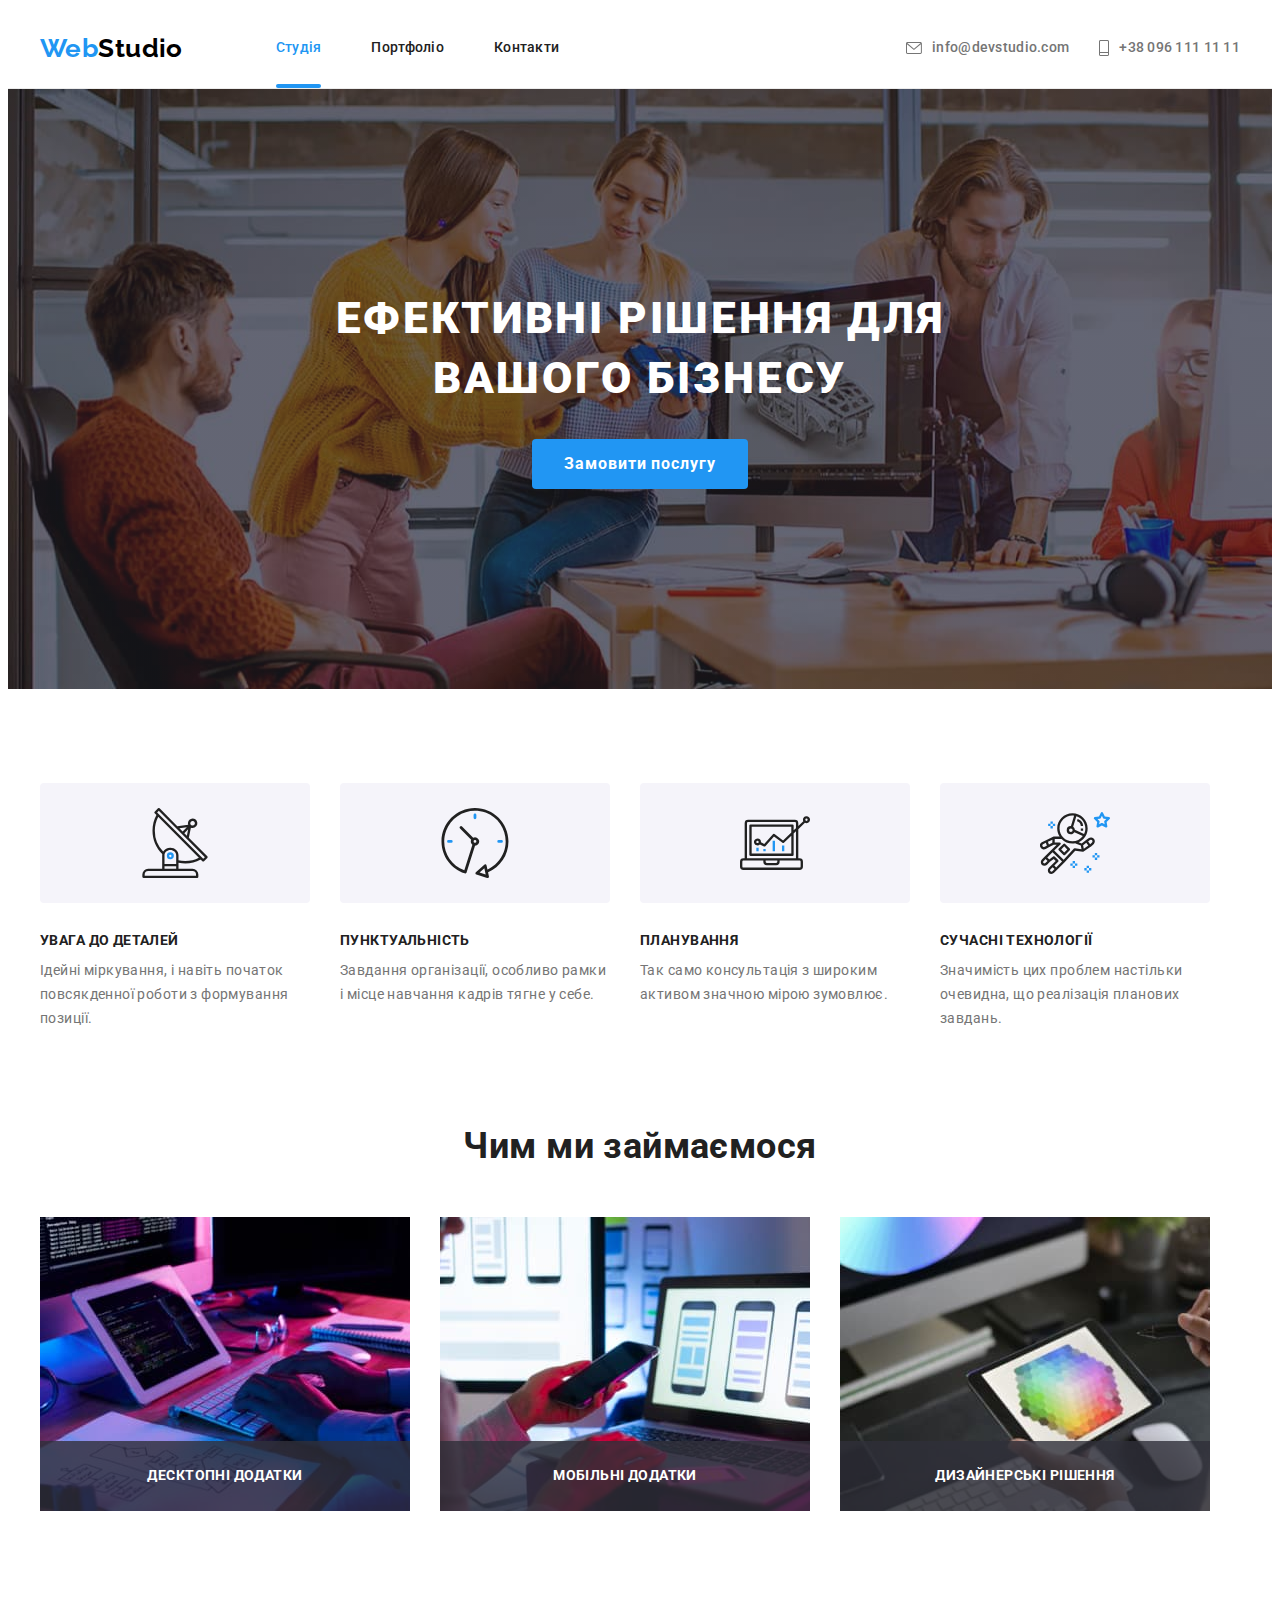
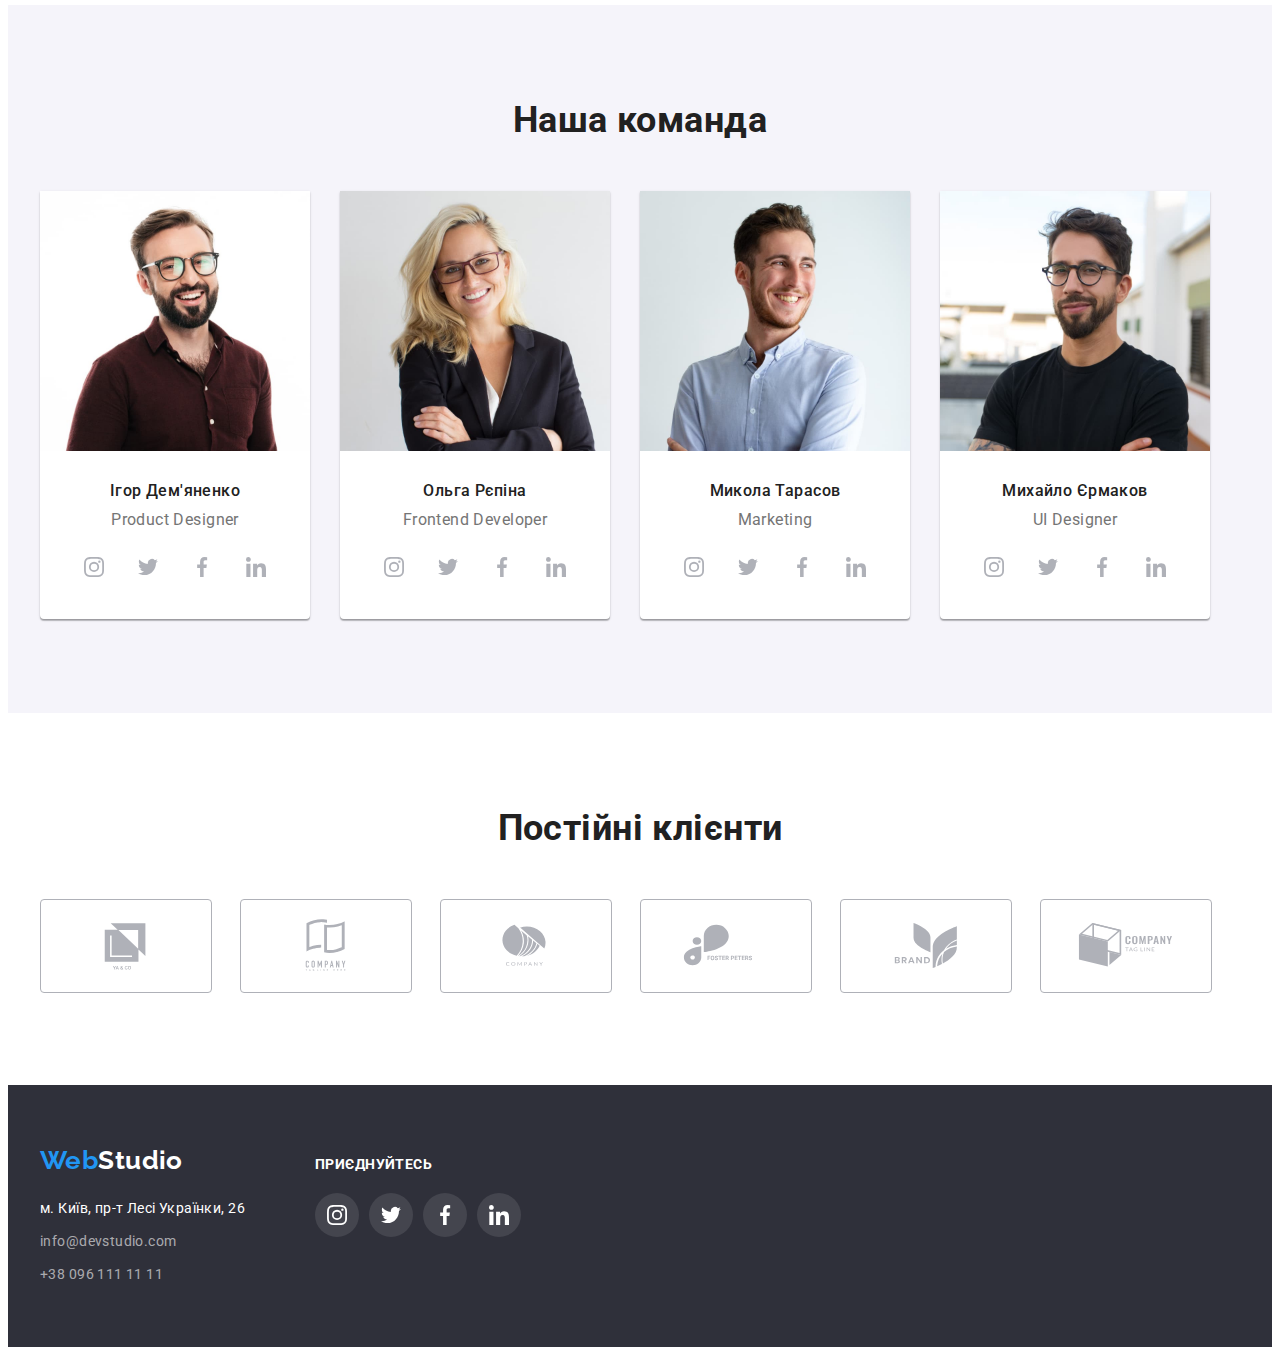
<file: index.html>
<!DOCTYPE html>
<html lang="uk">
<head>
    <meta charset="UTF-8">
    <meta http-equiv="X-UA-Compatible" content="IE=edge">
    <meta name="viewport" content="width=device-width, initial-scale=1.0">
    <title>goit-markup-hw-05</title>
    <link rel="preconnect" href="https://fonts.googleapis.com">
    <link rel="preconnect" href="https://fonts.gstatic.com" crossorigin>
    <link href="https://fonts.googleapis.com/css2?family=Raleway:wght@700&family=Roboto:wght@400;500;700;900&display=swap" rel="stylesheet">
    <link rel="stylesheet" href="https://cdnjs.cloudflare.com/ajax/libs/modern-normalize/1.1.0/modern-normalize.min.css" integrity="sha512-wpPYUAdjBVSE4KJnH1VR1HeZfpl1ub8YT/NKx4PuQ5NmX2tKuGu6U/JRp5y+Y8XG2tV+wKQpNHVUX03MfMFn9Q==" crossorigin="anonymous" referrerpolicy="no-referrer" />
    <link rel="stylesheet" href="./css/styles.css">
</head>
<body>
    <header class="header">
        <div class="container header-container">
            <a href="./index.html" class="logo links"><span class="web">Web</span>Studio</a>
            <nav class="nav">
                <ul class="site-nav lists">
                    <li class="site-nav-item"><a class="link current links" href="">Студія</a></li>
                    <li class="site-nav-item"><a class="link links" href="./portfolio.html">Портфоліо</a></li>
                    <li class="site-nav-item"><a class="link links" href="">Контакти</a></li>
                </ul>
            </nav>
            <ul class="header-contacts lists">
                <li class="header-contacts-item">
                    <a class="header-contact links" href="mailto:info@devstudio.com">
                        <svg class="header-contact-icon" width="16" height="12">
                            <use href="./images/icons.svg#icon-envelope"></use>
                        </svg>
                        info@devstudio.com
                    </a>
                </li>
                <li class="header-contacts-item">
                    <a class="header-contact links" href="tel:+380961111111">
                        <svg class="header-contact-icon" width="10" height="16">
                            <use href="./images/icons.svg#icon-mobile"></use>
                        </svg>
                        +38 096 111 11 11
                    </a>
                </li>
            </ul>
        </div>
    </header>
    <main>
        <section class="hero">
            <div class="container">
                <h1 class="hero-title">Ефективні рішення для вашого бізнесу</h1>
                <button type="button" class="hero-button" data-modal-open>Замовити послугу</button>
            </div>
        </section>
        <section class="section features">
            <div class="container">
                <h2 class="section-title visually-hidden">Особливості</h2>
                <ul class="features-list lists">
                    <li class="features-item">
                        <div class="features-item-icon">
                            <svg class="features-icon" width="70" height="70">
                                <use href="./images/icons.svg#icon-antenna"></use>
                            </svg>
                        </div>
                        <h3 class="features-title">УВАГА ДО ДЕТАЛЕЙ</h3>
                        <p class="features-text">Ідейні міркування, і навіть початок повсякденної роботи з формування позиції.</p>
                    </li>
                    <li class="features-item">
                        <div class="features-item-icon">
                            <svg class="features-icon" width="70" height="70">
                                <use href="./images/icons.svg#icon-clock"></use>
                            </svg>
                        </div>
                        <h3 class="features-title">ПУНКТУАЛЬНІСТЬ</h3>
                        <p class="features-text">Завдання організації, особливо рамки і місце навчання кадрів тягне у себе.</p>
                    </li>
                    <li class="features-item">
                        <div class="features-item-icon">
                            <svg class="features-icon" width="70" height="70">
                                <use href="./images/icons.svg#icon-diagram"></use>
                            </svg>
                        </div>
                        <h3 class="features-title">ПЛАНУВАННЯ</h3>
                        <p class="features-text">Так само консультація з широким активом значною мірою зумовлює.</p>
                    </li>
                    <li class="features-item">
                        <div class="features-item-icon">
                            <svg class="features-icon" width="70" height="70">
                                <use href="./images/icons.svg#icon-astronaut"></use>
                            </svg>
                        </div>
                        <h3 class="features-title">СУЧАСНІ ТЕХНОЛОГІЇ</h3>
                        <p class="features-text">Значимість цих проблем настільки очевидна, що реалізація планових завдань.</p>
                    </li>
                </ul>
            </div>
        </section>
        <section class="section functions">
            <div class="container">
                <h2 class="functions-title section-title">Чим ми займаємося</h2>
                <ul class="functions-list lists">
                    <li class="function-item">
                        <img src="./images/function-1.jpg" width="370" height="294" alt="Функція">
                        <div class="functions-item-title">
                            <h3 class="function-item-title">Десктопні додатки</h3>
                        </div>
                    </li>
                    <li class="function-item">
                        <img src="./images/function-2.jpg" width="370" height="294" alt="Функція">
                        <div class="functions-item-title">
                            <h3 class="function-item-title">Мобільні додатки</h3>
                        </div>
                    </li>
                    <li class="function-item">
                        <img src="./images/function-3.jpg" width="370" height="294" alt="Функція">
                        <div class="functions-item-title">
                            <h3 class="function-item-title">Дизайнерські рішення</h3>
                        </div>
                    </li>
                </ul>
            </div>
        </section>
        <section class="section team">
            <div class="container">
                <h2 class="team-title section-title">Наша команда</h2>
                <ul class="team-list lists">
                    <li class="employees">
                        <img src="./images/employee-1.jpg" width="270" height="260" class="team-img" alt="Співробітник">
                        <div class="team-description">
                            <h3 class="team-item">Ігор Дем'яненко</h3>
                            <p class="team-text" lang="en">Product Designer</p>
                            <ul class="team-soc-list lists">
                                <li class="team-soc-item">
                                    <a class="team-soc-link links" href="">
                                        <svg class="team-soc-icon" width="20" height="20">
                                            <use href="./images/icons.svg#icon-instagram"></use>
                                        </svg>
                                    </a>
                                </li>
                                <li class="team-soc-item">
                                    <a class="team-soc-link links" href="">
                                        <svg class="team-soc-icon" width="20" height="20">
                                            <use href="./images/icons.svg#icon-twitter"></use>
                                        </svg>
                                    </a>
                                </li>
                                <li class="team-soc-item">
                                    <a class="team-soc-link links" href="">
                                        <svg class="team-soc-icon" width="20" height="20">
                                            <use href="./images/icons.svg#icon-facebook"></use>
                                        </svg>
                                    </a>
                                </li>
                                <li class="team-soc-item">
                                    <a class="team-soc-link links" href="">
                                        <svg class="team-soc-icon" width="20" height="20">
                                            <use href="./images/icons.svg#icon-linkedin"></use>
                                        </svg>
                                    </a>
                                </li>
                            </ul>
                        </div>
                    </li>
                    <li class="employees">
                        <img src="./images/employee-2.jpg" width="270" height="260" class="team-img" alt="Співробітник">
                        <div class="team-description">
                            <h3 class="team-item">Ольга Рєпіна</h3>
                            <p class="team-text" lang="en">Frontend Developer</p>
                            <ul class="team-soc-list lists">
                                <li class="team-soc-item">
                                    <a class="team-soc-link links" href="">
                                        <svg class="team-soc-icon" width="20" height="20">
                                            <use href="./images/icons.svg#icon-instagram"></use>
                                        </svg>
                                    </a>
                                </li>
                                <li class="team-soc-item">
                                    <a class="team-soc-link links" href="">
                                        <svg class="team-soc-icon" width="20" height="20">
                                            <use href="./images/icons.svg#icon-twitter"></use>
                                        </svg>
                                    </a>
                                </li>
                                <li class="team-soc-item">
                                    <a class="team-soc-link links" href="">
                                        <svg class="team-soc-icon" width="20" height="20">
                                            <use href="./images/icons.svg#icon-facebook"></use>
                                        </svg>
                                    </a>
                                </li>
                                <li class="team-soc-item">
                                    <a class="team-soc-link links" href="">
                                        <svg class="team-soc-icon" width="20" height="20">
                                            <use href="./images/icons.svg#icon-linkedin"></use>
                                        </svg>
                                    </a>
                                </li>
                            </ul>
                        </div>
                    </li>
                    <li class="employees">
                        <img src="./images/employee-3.jpg" width="270" height="260" class="team-img" alt="Співробітник">
                        <div class="team-description">
                            <h3 class="team-item">Микола Тарасов</h3>
                            <p class="team-text" lang="en">Marketing</p>
                            <ul class="team-soc-list lists">
                                <li class="team-soc-item">
                                    <a class="team-soc-link links" href="">
                                        <svg class="team-soc-icon" width="20" height="20">
                                            <use href="./images/icons.svg#icon-instagram"></use>
                                        </svg>
                                    </a>
                                </li>
                                <li class="team-soc-item">
                                    <a class="team-soc-link links" href="">
                                        <svg class="team-soc-icon" width="20" height="20">
                                            <use href="./images/icons.svg#icon-twitter"></use>
                                        </svg>
                                    </a>
                                </li>
                                <li class="team-soc-item">
                                    <a class="team-soc-link links" href="">
                                        <svg class="team-soc-icon" width="20" height="20">
                                            <use href="./images/icons.svg#icon-facebook"></use>
                                        </svg>
                                    </a>
                                </li>
                                <li class="team-soc-item">
                                    <a class="team-soc-link links" href="">
                                        <svg class="team-soc-icon" width="20" height="20">
                                            <use href="./images/icons.svg#icon-linkedin"></use>
                                        </svg>
                                    </a>
                                </li>
                            </ul>
                        </div>
                    </li>
                    <li class="employees">
                        <img src="./images/employee-4.jpg" width="270" height="260" class="team-img" alt="Співробітник">
                        <div class="team-description">
                            <h3 class="team-item">Михайло Єрмаков</h3>
                            <p class="team-text" lang="en">UI Designer</p>
                            <ul class="team-soc-list lists">
                                <li class="team-soc-item">
                                    <a class="team-soc-link links" href="">
                                        <svg class="team-soc-icon" width="20" height="20">
                                            <use href="./images/icons.svg#icon-instagram"></use>
                                        </svg>
                                    </a>
                                </li>
                                <li class="team-soc-item">
                                    <a class="team-soc-link links" href="">
                                        <svg class="team-soc-icon" width="20" height="20">
                                            <use href="./images/icons.svg#icon-twitter"></use>
                                        </svg>
                                    </a>
                                </li>
                                <li class="team-soc-item">
                                    <a class="team-soc-link links" href="">
                                        <svg class="team-soc-icon" width="20" height="20">
                                            <use href="./images/icons.svg#icon-facebook"></use>
                                        </svg>
                                    </a>
                                </li>
                                <li class="team-soc-item">
                                    <a class="team-soc-link links" href="">
                                        <svg class="team-soc-icon" width="20" height="20">
                                            <use href="./images/icons.svg#icon-linkedin"></use>
                                        </svg>
                                    </a>
                                </li>
                            </ul>
                        </div>
                    </li>
                </ul>
            </div>
        </section>
        <section class="section clients">
            <div class="container">
                <h2 class="clients-title section-title">Постійні клієнти</h2>
                <ul class="clients-list lists">
                    <li class="client-item">
                        <a class="client-link links" href="">
                            <svg class="client-icon" width="106" height="60">
                                <use href="./images/icons.svg#icon-logo-1"></use>
                            </svg>
                        </a>
                    </li>
                    <li class="client-item">
                        <a class="client-link links" href="">
                            <svg class="client-icon" width="106" height="60">
                                <use href="./images/icons.svg#icon-logo-2"></use>
                            </svg>
                        </a>
                    </li>
                    <li class="client-item">
                        <a class="client-link links" href="">
                            <svg class="client-icon" width="106" height="60">
                                <use href="./images/icons.svg#icon-logo-3"></use>
                            </svg>
                        </a>
                    </li>
                    <li class="client-item">
                        <a class="client-link links" href="">
                            <svg class="client-icon" width="106" height="60">
                                <use href="./images/icons.svg#icon-logo-4"></use>
                            </svg>
                        </a>
                    </li>
                    <li class="client-item">
                        <a class="client-link links" href="">
                            <svg class="client-icon" width="106" height="60">
                                <use href="./images/icons.svg#icon-logo-5"></use>
                            </svg>
                        </a>
                    </li>
                    <li class="client-item">
                        <a class="client-link links" href="">
                            <svg class="client-icon" width="106" height="60">
                                <use href="./images/icons.svg#icon-logo-6"></use>
                            </svg>
                        </a>
                    </li>
                </ul>
            </div>
        </section>
    </main>
    <footer class="footer">
        <div class="container footer-container">
            <div class="footer-address">
                <a href="./index.html" class="logo links"><span class="web">Web</span><span class="studio">Studio</span></a>
                <address class="address">
                    <ul class="address-items lists">
                        <li class="item-place item-address"><a href="https://goo.gl/maps/wH7zCtdQS2G6L1kN8" target="_blank" rel="noopener noreferrer" class="address-place footer-contacts links">м. Київ, пр-т Лесі Українки, 26</a></li>
                        <li class="item-mail item-address"><a href="mailto:info@devstudio.com" class="address-mail footer-contacts links">info@devstudio.com</a></li>
                        <li class="item-tel item-address"><a href="tel:+380961111111" class="address-tel footer-contacts links">+38 096 111 11 11</a></li>
                    </ul>
                </address>
            </div>
            <div class="footer-social">
                <h3 class="social-title">приєднуйтесь</h3>
                <ul class="footer-soc-list lists">
                    <li class="footer-soc-item">
                        <a class="footer-soc-link links" href="">
                            <svg class="footer-soc-icon" width="20" height="20">
                                <use href="./images/icons.svg#icon-instagram"></use>
                            </svg>
                        </a>
                    </li>
                    <li class="footer-soc-item">
                        <a class="footer-soc-link links" href="">
                            <svg class="footer-soc-icon" width="20" height="20">
                                <use href="./images/icons.svg#icon-twitter"></use>
                            </svg>
                        </a>
                    </li>
                    <li class="footer-soc-item">
                        <a class="footer-soc-link links" href="">
                            <svg class="footer-soc-icon" width="20" height="20">
                                <use href="./images/icons.svg#icon-facebook"></use>
                            </svg>
                        </a>
                    </li>
                    <li class="footer-soc-item">
                        <a class="footer-soc-link links" href="">
                            <svg class="footer-soc-icon" width="20" height="20">
                                <use href="./images/icons.svg#icon-linkedin"></use>
                            </svg>
                        </a>
                    </li>
                </ul>
            </div>
        </div>
    </footer>
    <div class="backdrop is-hidden" data-modal>
        <div class="modal">
            <button type="button" class="modal-close" data-modal-close>
                <svg class="modal-close-icon" width="18" height="18">
                    <use href="./images/icons.svg#icon-close-modal"></use>
                </svg>
            </button>
        </div>
    </div>
    <script src="./js/modal.js"></script>
  </body>
</html>
</file>
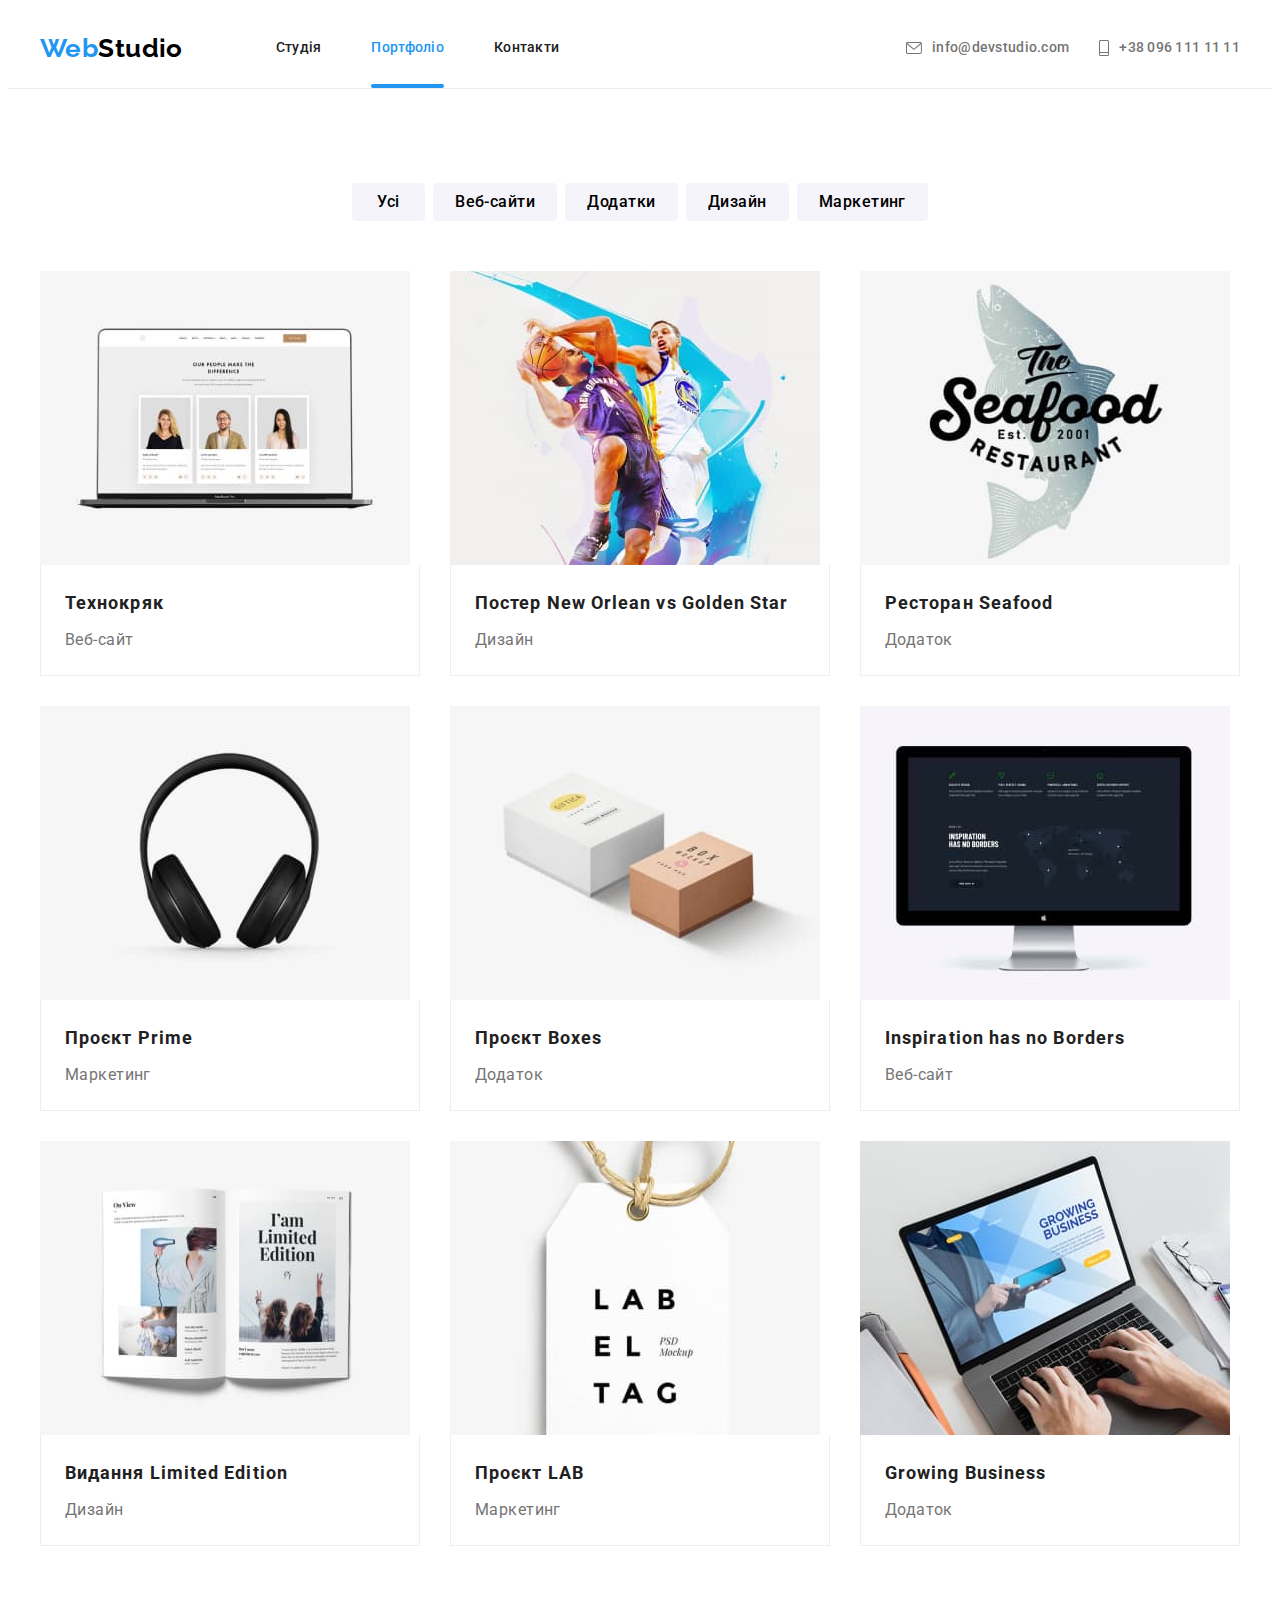
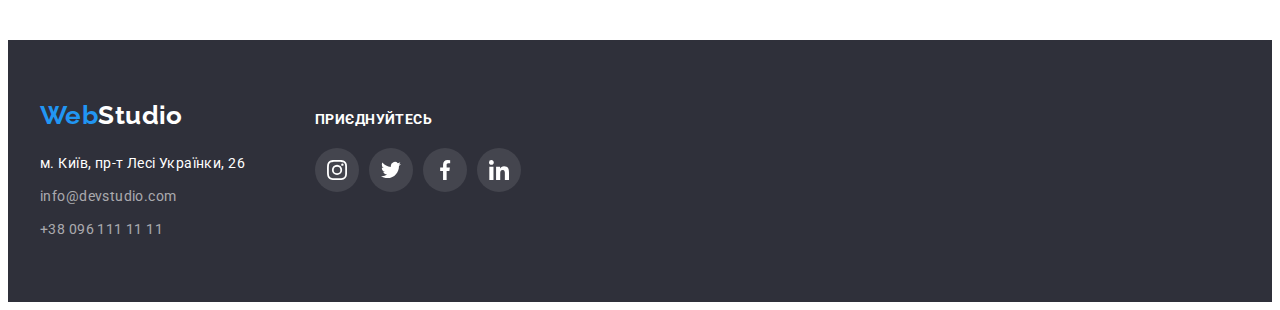
<file: portfolio.html>
<!DOCTYPE html>
<html lang="uk">
<head>
    <meta charset="UTF-8">
    <meta http-equiv="X-UA-Compatible" content="IE=edge">
    <meta name="viewport" content="width=device-width, initial-scale=1.0">
    <title>goit-markup-hw-05</title>
    <link rel="preconnect" href="https://fonts.googleapis.com">
    <link rel="preconnect" href="https://fonts.gstatic.com" crossorigin>
    <link href="https://fonts.googleapis.com/css2?family=Raleway:wght@700&family=Roboto:wght@400;500;700;900&display=swap" rel="stylesheet">
    <link rel="stylesheet" href="https://cdnjs.cloudflare.com/ajax/libs/modern-normalize/1.1.0/modern-normalize.min.css" integrity="sha512-wpPYUAdjBVSE4KJnH1VR1HeZfpl1ub8YT/NKx4PuQ5NmX2tKuGu6U/JRp5y+Y8XG2tV+wKQpNHVUX03MfMFn9Q==" crossorigin="anonymous" referrerpolicy="no-referrer" />
    <link rel="stylesheet" href="./css/styles.css">
</head>
<body>
    <header class="header">
        <div class="container header-container">
            <a href="./index.html" class="logo links"><span class="web">Web</span>Studio</a>
            <nav class="nav">
                <ul class="site-nav lists">
                    <li class="site-nav-item"><a class="link links" href="./index.html">Студія</a></li>
                    <li class="site-nav-item"><a class="link current links" href="">Портфоліо</a></li>
                    <li class="site-nav-item"><a class="link links" href="">Контакти</a></li>
                </ul>
            </nav>
            <ul class="header-contacts lists">
                <li class="header-contacts-item">
                    <a class="header-contact links" href="mailto:info@devstudio.com">
                        <svg class="header-contact-icon" width="16" height="12">
                            <use href="./images/icons.svg#icon-envelope"></use>
                        </svg>
                        info@devstudio.com
                    </a>
                </li>
                <li class="header-contacts-item">
                    <a class="header-contact links" href="tel:+380961111111">
                        <svg class="header-contact-icon" width="10" height="16">
                            <use href="./images/icons.svg#icon-mobile"></use>
                        </svg>
                        +38 096 111 11 11
                    </a>
                </li>
            </ul>
        </div>
    </header>
    <main>
        <section class="section portfolio">
            <div class="container">
                <h1 class="visually-hidden">Portfolio</h1>
                <ul class="filters lists">
                    <li class="filters-item">
                        <button type="button" class="filters-btn">Усі</button>
                    </li>
                    <li class="filters-item">
                        <button type="button" class="filters-btn">Веб-сайти</button>
                    </li>
                    <li class="filters-item">
                        <button type="button" class="filters-btn">Додатки</button>
                    </li>
                    <li class="filters-item">
                        <button type="button" class="filters-btn">Дизайн</button>
                    </li>
                    <li class="filters-item">
                        <button type="button" class="filters-btn">Маркетинг</button>
                    </li>
                </ul>
                <ul class="project-list lists">
                    <li class="project-item">
                        <a href="" class="project-item-link links">
                            <div class="project-top">
                                <img src="./images/project-a.jpg" width="370" height="294" alt="project-a">
                                <p class="project-top-text">
                                    Ресурс пропонує комплексні пропозиції з різним рівнем функціоналу та сервісів. Все це дозволить відвідувачу отримати вичерпні відомості про компанію чи приватну особу.
                                </p>
                            </div>
                            <div class="project-description">
                                <h2 class="projects-titles">Технокряк</h2>
                                <p class="projects-text">Веб-сайт</p>
                            </div>
                        </a> 
                    </li>
                    <li class="project-item">
                        <a href="" class="project-item-link links">
                            <div class="project-top">
                                <img src="./images/project-b.jpg" width="370" height="294" alt="project-b">
                                <p class="project-top-text">
                                    Ресурс пропонує комплексні пропозиції з різним рівнем функціоналу та сервісів. Все це дозволить відвідувачу отримати вичерпні відомості про компанію чи приватну особу.
                                </p>
                            </div>
                            <div class="project-description">
                                <h2 class="projects-titles">Постер New Orlean vs Golden Star</h2>
                                <p class="projects-text">Дизайн</p>
                            </div>
                        </a> 
                    </li>
                    <li class="project-item">
                        <a href="" class="project-item-link links">
                            <div class="project-top">
                                <img src="./images/project-c.jpg" width="370" height="294" alt="project-c">
                                <p class="project-top-text">
                                    Ресурс пропонує комплексні пропозиції з різним рівнем функціоналу та сервісів. Все це дозволить відвідувачу отримати вичерпні відомості про компанію чи приватну особу.
                                </p>
                            </div>
                            <div class="project-description">
                                <h2 class="projects-titles">Ресторан Seafood</h2>
                                <p class="projects-text">Додаток</p>
                            </div>
                        </a> 
                    </li>
                    <li class="project-item">
                        <a href="" class="project-item-link links">
                            <div class="project-top">
                                <img src="./images/project-d.jpg" width="370" height="294" alt="project-d">
                                <p class="project-top-text">
                                    Ресурс пропонує комплексні пропозиції з різним рівнем функціоналу та сервісів. Все це дозволить відвідувачу отримати вичерпні відомості про компанію чи приватну особу.
                                </p>
                            </div>
                            <div class="project-description">
                                <h2 class="projects-titles">Проєкт Prime</h2>
                                <p class="projects-text">Маркетинг</p>
                            </div>
                        </a> 
                    </li>
                    <li class="project-item">
                        <a href="" class="project-item-link links">
                            <div class="project-top">
                                <img src="./images/project-e.jpg" width="370" height="294" alt="project-e">
                                <p class="project-top-text">
                                    Ресурс пропонує комплексні пропозиції з різним рівнем функціоналу та сервісів. Все це дозволить відвідувачу отримати вичерпні відомості про компанію чи приватну особу.
                                </p>
                            </div>
                            <div class="project-description">
                                <h2 class="projects-titles">Проєкт Boxes</h2>
                                <p class="projects-text">Додаток</p>
                            </div>
                        </a> 
                    </li>
                    <li class="project-item">
                        <a href="" class="project-item-link links">
                            <div class="project-top">
                                <img src="./images/project-f.jpg" width="370" height="294" alt="project-f">
                                <p class="project-top-text">
                                    Ресурс пропонує комплексні пропозиції з різним рівнем функціоналу та сервісів. Все це дозволить відвідувачу отримати вичерпні відомості про компанію чи приватну особу.
                                </p>
                            </div>
                            <div class="project-description">
                                <h2 class="projects-titles">Inspiration has no Borders</h2>
                                <p class="projects-text">Веб-сайт</p>
                            </div>
                        </a> 
                    </li>
                    <li class="project-item">
                        <a href="" class="project-item-link links">
                            <div class="project-top">
                                <img src="./images/project-g.jpg" width="370" height="294" alt="project-g">
                                <p class="project-top-text">
                                    Ресурс пропонує комплексні пропозиції з різним рівнем функціоналу та сервісів. Все це дозволить відвідувачу отримати вичерпні відомості про компанію чи приватну особу.
                                </p>
                            </div>
                            <div class="project-description">
                                <h2 class="projects-titles">Видання Limited Edition</h2>
                                <p class="projects-text">Дизайн</p>
                            </div>
                        </a> 
                    </li>
                    <li class="project-item">
                        <a href="" class="project-item-link links">
                            <div class="project-top">
                                <img src="./images/project-h.jpg" width="370" height="294" alt="project-h">
                                <p class="project-top-text">
                                    Ресурс пропонує комплексні пропозиції з різним рівнем функціоналу та сервісів. Все це дозволить відвідувачу отримати вичерпні відомості про компанію чи приватну особу.
                                </p>
                            </div>
                            <div class="project-description">
                                <h2 class="projects-titles">Проєкт LAB</h2>
                                <p class="projects-text">Маркетинг</p>
                            </div>
                        </a> 
                    </li>
                    <li class="project-item">
                        <a href="" class="project-item-link links">
                            <div class="project-top">
                                <img src="./images/project-i.jpg" width="370" height="294" alt="project-i">
                                <p class="project-top-text">
                                    Ресурс пропонує комплексні пропозиції з різним рівнем функціоналу та сервісів. Все це дозволить відвідувачу отримати вичерпні відомості про компанію чи приватну особу.
                                </p>
                            </div>
                            <div class="project-description">
                                <h2 class="projects-titles">Growing Business</h2>
                                <p class="projects-text">Додаток</p>
                            </div>
                        </a> 
                    </li>
                </ul>
            </div>
        </section>
    </main>
    <footer class="footer">
        <div class="container footer-container">
            <div class="footer-address">
                <a href="./index.html" class="logo links"><span class="web">Web</span><span class="studio">Studio</span></a>
                <address class="address">
                    <ul class="address-items lists">
                        <li class="item-place item-address"><a href="https://goo.gl/maps/wH7zCtdQS2G6L1kN8" target="_blank" rel="noopener noreferrer" class="address-place footer-contacts links">м. Київ, пр-т Лесі Українки, 26</a></li>
                        <li class="item-mail item-address"><a href="mailto:info@devstudio.com" class="address-mail footer-contacts links">info@devstudio.com</a></li>
                        <li class="item-tel item-address"><a href="tel:+380961111111" class="address-tel footer-contacts links">+38 096 111 11 11</a></li>
                    </ul>
                </address>
            </div>
            <div class="footer-social">
                <h3 class="social-title">приєднуйтесь</h3>
                <ul class="footer-soc-list lists">
                    <li class="footer-soc-item">
                        <a class="footer-soc-link links" href="">
                            <svg class="footer-soc-icon" width="20" height="20">
                                <use href="./images/icons.svg#icon-instagram"></use>
                            </svg>
                        </a>
                    </li>
                    <li class="footer-soc-item">
                        <a class="footer-soc-link links" href="">
                            <svg class="footer-soc-icon" width="20" height="20">
                                <use href="./images/icons.svg#icon-twitter"></use>
                            </svg>
                        </a>
                    </li>
                    <li class="footer-soc-item">
                        <a class="footer-soc-link links" href="">
                            <svg class="footer-soc-icon" width="20" height="20">
                                <use href="./images/icons.svg#icon-facebook"></use>
                            </svg>
                        </a>
                    </li>
                    <li class="footer-soc-item">
                        <a class="footer-soc-link links" href="">
                            <svg class="footer-soc-icon" width="20" height="20">
                                <use href="./images/icons.svg#icon-linkedin"></use>
                            </svg>
                        </a>
                    </li>
                </ul>
            </div>
        </div>
    </footer>
</body>
</html>
</file>
<file: css/styles.css>
:root {
    --primary-text-color:  #212121;
    --secondary-text-color: #757575;
    --accent-color: #2196F3;
    --primary-white-color: #FFFFFF;
    --bg-dark: #2F303A;
    --bg-light: #F5F4FA;
    --border-color: #EEEEEE;
    --icons-color: #AFB1B8;
}
body {
    background-color: var(--primary-white-color);
    color: var(--primary-text-color);
    font-family: 'Roboto', sans-serif;
    letter-spacing: 0.03em;
    font-size: 14px;
    font-style: normal;
    line-height: 1.71;
}
button {
    cursor: pointer;
}
address {
    font-style: normal;
}
.links {
    text-decoration: none;
  }
.lists {
    padding: 0;
    margin: 0;
    list-style: none;
}
h1,
h2,
h3,
h4,
h5,
h6,
p {
    margin-top: 0;
    margin-bottom: 0;
}
img {
    display: block;
    max-width: 100%;
    height: auto;
}
.container {
    margin: 0 auto;
    width: 1200px;
    padding-left: 15px;
    padding-right: 15px;
}
.section {
    padding-top: 94px;
    padding-bottom: 94px;
}
.visually-hidden {
    position: absolute;
    width: 1px;
    height: 1px;
    margin: -1px;
    border: 0;
    padding: 0;
    white-space: nowrap;
    clip-path: inset(100%);
    clip: rect(0 0 0 0);
    overflow: hidden;
  }
/*header*/
.header {
    border-bottom: 1px solid #ECECEC;
}
.header-container {
    display: flex;
    align-items: center;
}
.logo {
    --logo-black: #000000;
    color: var(--logo-black);
    font-family: 'Raleway', sans-serif;
    font-weight: 700;
    font-size: 26px;
    line-height: 1.19;
}
.web {
    color: var(--accent-color);
}
.nav {
    margin-left: 93px;
}
.site-nav,
.header-contacts {
    display: flex;
}
.site-nav-item {
    margin-right: 50px;
}
.site-nav-item:last-child {
    margin-right: 0;
}
.site-nav .link {
    color: var(--primary-text-color);
    font-weight: 500;
    line-height: 1.14;
    letter-spacing: 0.02em;
    transition: color 250ms cubic-bezier(0.4, 0, 0.2, 1);
}
.site-nav-item .link {
    display: block;
    padding-top: 32px;
    padding-bottom: 32px;
}
.site-nav .link:hover,
.site-nav .link:focus {
    color: var(--accent-color);
}
.site-nav .link.current {
    color: var(--accent-color);
}
.link.current {
    position: relative;
}
.link.current::after {
    position: absolute;
    bottom: 0;
    left: 0;
    content: '';
    width: 100%;
    height: 4px;
    background-color: var(--accent-color);
    border-radius: 2px;
}
.header-contacts {
    margin-left: auto;
}
.header-contacts-item {
    margin-right: 30px;
}
.header-contacts-item:last-child {
    margin-right: 0;
}
.header-contact {
    color: var(--secondary-text-color);
    font-weight: 500;
    line-height: 1.14;
    letter-spacing: 0.02em;
    display: flex;
    padding-top: 32px;
    padding-bottom: 32px;
    align-items: center;
    transition: color 250ms cubic-bezier(0.4, 0, 0.2, 1);
}
.header-contact:hover,
.header-contact:focus {
    color: var(--accent-color);
}
.header-contact:hover .header-contact-icon,
.header-contact:focus .header-contact-icon {
    fill: currentColor;
}
.header-contact-icon {
    margin-right: 10px;
    fill: var(--secondary-text-color);
    transition: fill 250ms cubic-bezier(0.4, 0, 0.2, 1);
}
/*hero*/
.hero {
    max-width: 1600px;
    margin-left: auto;
    margin-right: auto;
    padding: 200px 0;
    background-image: linear-gradient(
        rgba(47, 48, 58, 0.4),
        rgba(47, 48, 58, 0.4)
    ),
    url(../images/bg-img.jpg);
    flex-grow: 1;
}
.hero .container {
   text-align: center; 
}
.hero-title {
    width: 696px;
    margin: 0 auto;
    margin-bottom: 30px;
    font-weight: 900;
    font-size: 44px;
    line-height: 1.36;
    letter-spacing: 0.06em;
    text-transform: uppercase;
    color: var(--primary-white-color);
}
.hero-button {
    display: inline-block;
    border-radius: 4px;
    padding: 10px 32px;
    min-width: 216px;
    align-items: center;
    border: 0;

    background-color: var(--accent-color);
    font-family: inherit;
    font-weight: 700;
    font-size: 16px;
    line-height: 1.88;
    
    letter-spacing: 0.06em;
    color: var(--primary-white-color); 
}
/*features, functions*/
.features {
    padding-bottom: 0;
}
.features-list {
    display: flex;
}
.features-item {
    width: 270px;
}
.features-item-icon {
    height: 120px;
    margin-bottom: 30px;
    background-color: var(--bg-light);
    border-radius: 4px;
    display: flex;
    align-items: center;
    justify-content: center;
}
.features-item + .features-item {
    margin-left: 30px;
}
.features-title {
    margin-bottom: 10px;
    font-size: 14px;
    line-height: 1.14;
    text-transform: uppercase;
}
.features-text {
    color: var(--secondary-text-color);
}
.section-title {
    font-size: 36px;
    line-height: 1.17;
    text-align: center;
}
.functions-list {
    display: flex;
}
.functions-title {
    margin-bottom: 50px;
}
.function-item {
    position: relative;
}
.function-item + .function-item {
    margin-left: 30px;
}
.functions-item-title {
    position: absolute;
    bottom: 0;
    left: 0;
    color: var(--primary-white-color);
    background-color: rgba(47, 48, 58, 0.8);
    width: 100%;
    padding-top: 27px;
    padding-bottom: 27px;
}
.function-item-title {
    font-size: 14px;
    font-weight: 700;
    line-height: 1.14;
    text-align: center;
    text-transform: uppercase;
    display: block;

}
/*team*/
.team {
    background-color: var(--bg-light);
}
.team-title {
    margin-bottom: 50px;
}
.team-list {
    display: flex;
}
.employees {
    border-radius: 0px 0px 4px 4px;
    background-color: var(--primary-white-color);
    box-shadow: 0px 1px 3px rgba(0, 0, 0, 0.12), 
    0px 1px 1px rgba(0, 0, 0, 0.14), 
    0px 2px 1px rgba(0, 0, 0, 0.2);
}
.employees + .employees {
    margin-left: 30px;
}
.team-description {
    padding-top: 30px;
    padding-bottom: 30px;
}
.team-item {
    margin-bottom: 10px;
    font-weight: 500;
    font-size: 16px;
    line-height: 1.19;
    text-align: center;
}
.team-text {
    font-size: 16px;
    line-height: 1.19;
    text-align: center;
    color:var(--secondary-text-color);
    margin-bottom: 16px;
}
.team-soc-list,
.footer-soc-list {
    display: flex;
    justify-content: center;
    gap: 10px;
}
.team-soc-item,
.footer-soc-item {
    width: 44px;
    height: 44px;

}
.team-soc-link,
.footer-soc-link {
    width: 100%;
    height: 100%;
    border-radius: 50%;
    display: flex;
    align-items: center;
    justify-content: center;
}
.team-soc-link {
    color: var(--icons-color);
    transition: color 250ms cubic-bezier(0.4, 0, 0.2, 1), background-color 250ms cubic-bezier(0.4, 0, 0.2, 1);
}
.team-soc-icon,
.footer-soc-icon {
    fill: currentColor;
}
.team-soc-link:hover,
.team-soc-link:focus {
    background-color: var(--accent-color);
    color: var(--primary-white-color);
}
/*clients*/
.clients-title {
    margin-bottom: 50px;
}
.clients-list {
    display: flex;
    gap: 30px;
}
.client-item {
    width: 170px;
    height: 92px;
}
.client-link {
    width: 100%;
    height: 100%; 
    border: 1px solid var(--icons-color);
    border-radius: 4px;
    display: flex;
    align-items: center;
    justify-content: center;
    color: var(--icons-color);
    transition: color 250ms cubic-bezier(0.4, 0, 0.2, 1), border-color 250ms cubic-bezier(0.4, 0, 0.2, 1);
}
.client-icon {
    fill: currentColor;
}
.client-link:hover,
.client-link:focus {
    color: var(--accent-color);
    border-color: var(--accent-color);
}    
/*footer*/
.footer {
    padding-top: 60px;
    padding-bottom: 60px;
    background-color: var(--bg-dark);
}
.footer-container {
    display: flex;
}
.studio {
    color: var(--primary-white-color);
}
.address {
    margin-top: 20px;
}
.address-items {
    font-style: normal;
    font-weight: 400;
}
.item-address {

}
.item-tel,
.item-mail {
    margin-top: 9px;
}
.address-mail,
.address-tel {
    color: rgba(255, 255, 255, 0.6);
}
.address-place {
    color:var(--primary-white-color);
}
.footer-contacts {
    transition: color 250ms cubic-bezier(0.4, 0, 0.2, 1)
}
.footer-contacts:hover,
.footer-contacts:focus {
    color: var(--accent-color);
}
.footer-social {
    margin-left: 70px;
    margin-bottom: 40px;
    margin-top: 12px;
    color: var(--primary-white-color);
}
.social-title {
    margin-bottom: 20px;
    font-size: 14px;
    line-height: 1.14;
    text-transform: uppercase;
}
.footer-soc-link {
    color: var(--primary-white-color);
    background-color: rgba(255, 255, 255, 0.1);
    transition: background-color 250ms cubic-bezier(0.4, 0, 0.2, 1)
}
.footer-soc-link:hover,
.footer-soc-link:focus {
    background-color: var(--accent-color);
}
/*portfolio*/

.filters {
    display: flex;
    justify-content: center;
    margin-bottom: 50px;
}
.filters-btn {
    display: inline-block;
    border-radius: 4px;
    padding: 6px 22px;
    min-width: 73px;
    border: 0;
    box-shadow: none;

    letter-spacing: 0.03em;
    font-family: inherit;
    font-weight: 500;
    font-size: 16px;
    line-height: 1.63;
    text-align: center;
    background-color: var(--bg-light);
    cursor: pointer;
    transition: color 250ms cubic-bezier(0.4, 0, 0.2, 1), 
                background-color 250ms cubic-bezier(0.4, 0, 0.2, 1), 
                box-shadow 250ms cubic-bezier(0.4, 0, 0.2, 1);
    }
.filters-btn:hover,
.filters-btn:focus {
    background-color: var(--accent-color);
    color: var(--primary-white-color);
    box-shadow: 0px 3px 1px rgba(0, 0, 0, 0.1), 
    0px 1px 2px rgba(0, 0, 0, 0.08), 
    0px 2px 2px rgba(0, 0, 0, 0.12);
}
.filters-item + .filters-item {
    margin-left: 8px;
}
.project-list {
    display: flex;
    flex-wrap: wrap;
    gap: 30px;
}
.project-item {
    width: calc((100% - 60px) / 3);
    background-color: var(--primary-white-color);

}
.project-item-link:hover .project-top-text,
.project-item-link:focus .project-top-text {
    transform: translateY(0);
}
.project-top {
    position: relative;
    overflow: hidden;
}
.project-top-text {
    position: absolute;
    top: 0;
    background-color: rgba(33, 150, 243, 0.9);
    color: var(--primary-white-color);
    font-weight: 400;
    font-size: 18px;
    line-height: 1.56;
    padding: 63px 24px;
    height: 100%;
    transform: translateY(100%);
    transition: transform 250ms cubic-bezier(0.4, 0, 0.2, 1);
}
.project-item-link {
    display: block;
    box-shadow: none;
    transition: box-shadow 250ms cubic-bezier(0.4, 0, 0.2, 1);
}
.project-item-link:hover,
.project-item-link:focus {
    box-shadow: 0px 1px 1px rgba(0, 0, 0, 0.12), 
                0px 4px 4px rgba(0, 0, 0, 0.06), 
                1px 4px 6px rgba(0, 0, 0, 0.16); 
}
.project-description {
    padding: 20px 24px;
    border-right: 1px solid var(--border-color);
    border-bottom: 1px solid var(--border-color);
    border-left: 1px solid var(--border-color);
    }

.projects-titles {
    margin-bottom: 4px;
    font-size: 18px;
    line-height: 2.0;
    letter-spacing: 0.06em;
    color: var(--primary-text-color);
}
.projects-text {
    font-size: 16px;
    line-height: 1.88;
    color: var(--secondary-text-color);
}
.backdrop {
    position: fixed;
    top: 0;
    width: 100%;
    height: 100%;
    background-color: rgba(0, 0, 0, 0.2);
    transition: opacity 500ms cubic-bezier(0.4, 0, 0.2, 1), 
                visibility 500ms cubic-bezier(0.4, 0, 0.2, 1);
}
.modal {
    width: 528px;
    min-height: 581px;
    background: var(--primary-white-color);
    box-shadow: 0px 1px 3px rgba(0, 0, 0, 0.12), 
                0px 1px 1px rgba(0, 0, 0, 0.14), 
                0px 2px 1px rgba(0, 0, 0, 0.2);
    border-radius: 4px;
    position: absolute;
    top: 50%;
    left: 50%;
    transform: translate(-50%, -50%) scale(1);
    transition: transform 500ms cubic-bezier(0.4, 0, 0.2, 1);
}
.backdrop.is-hidden .modal {
    transform: translate(-50%, -50%) scale(0.8);
}

.modal-close {
    position: absolute;
    top: 8px;
    right: 8px;
    width: 30px;
    height: 30px;
    padding: 5px;
    border-radius: 50%;
    border: 1px solid rgba(0, 0, 0, 0.1);
    display: flex;
    align-items: center;
    justify-content: center;
}
.is-hidden {
    opacity: 0;
    visibility: hidden;
    pointer-events: none;
}
</file>
